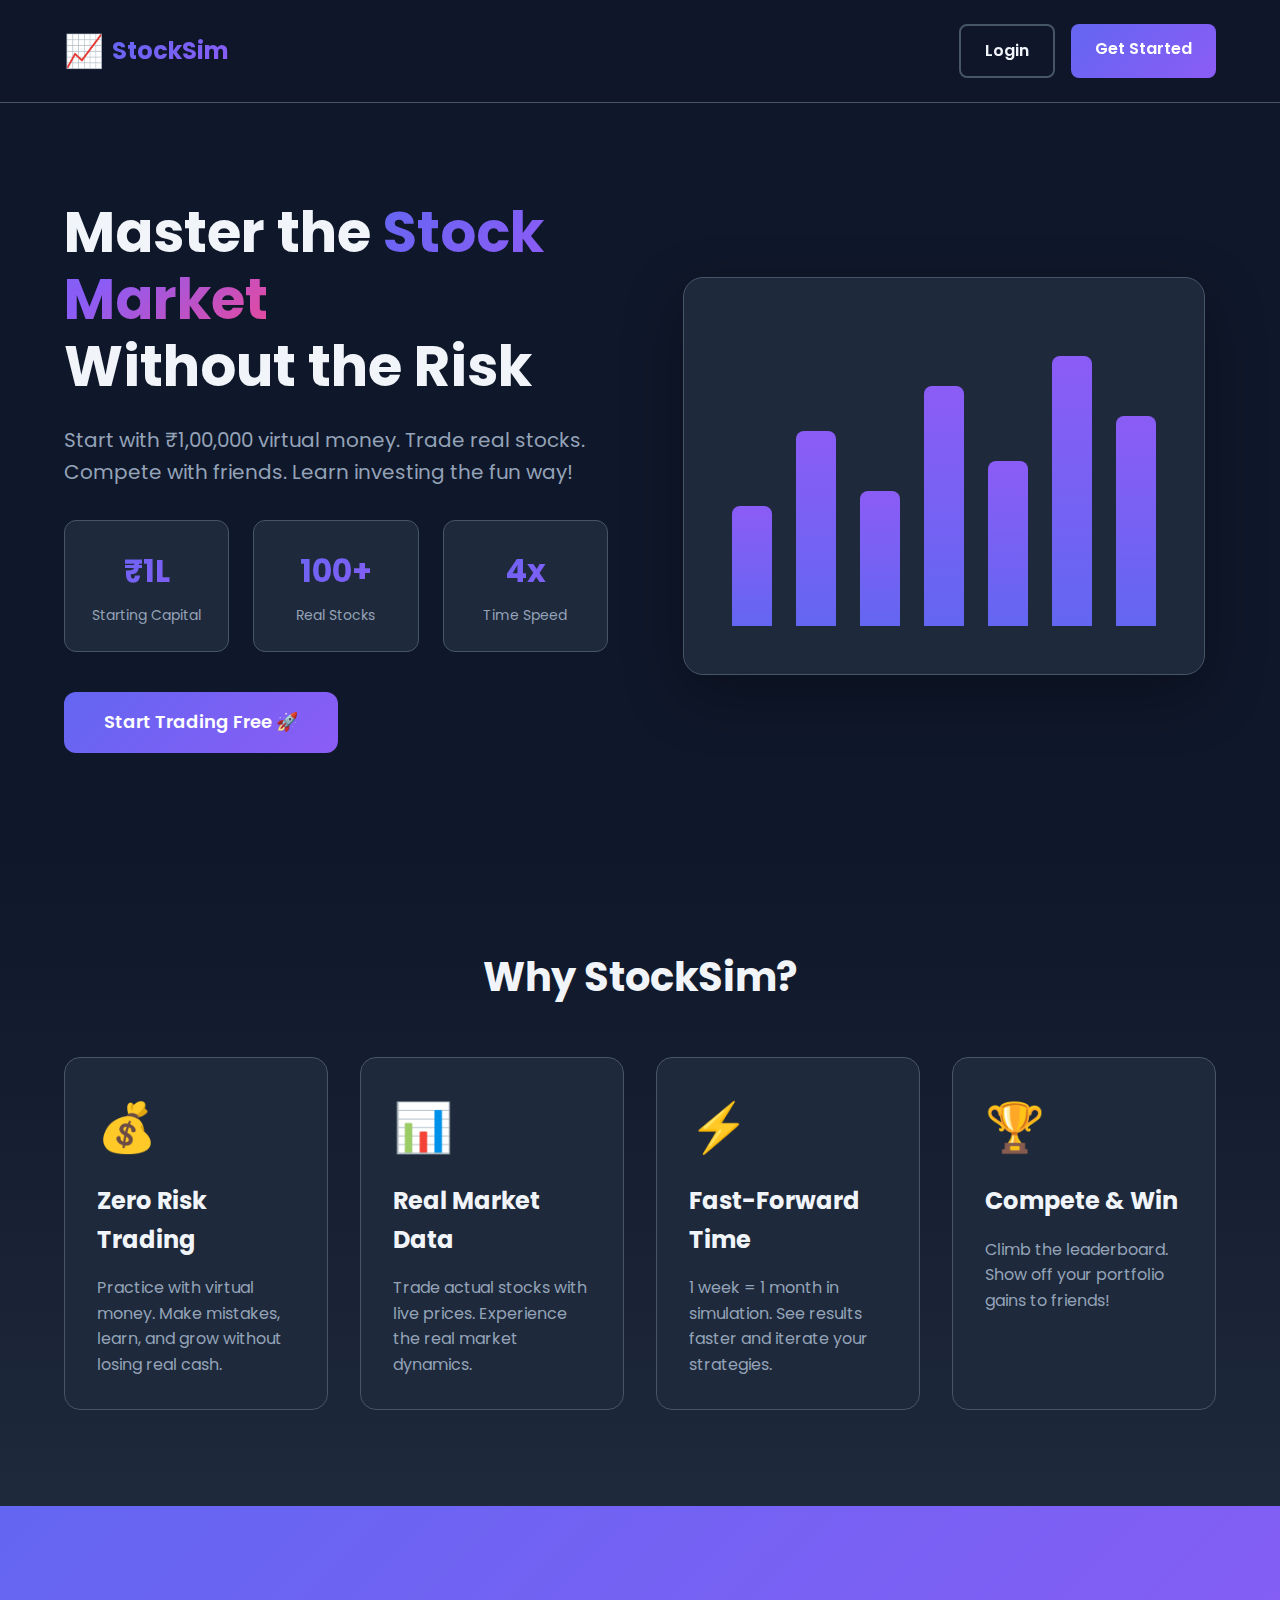
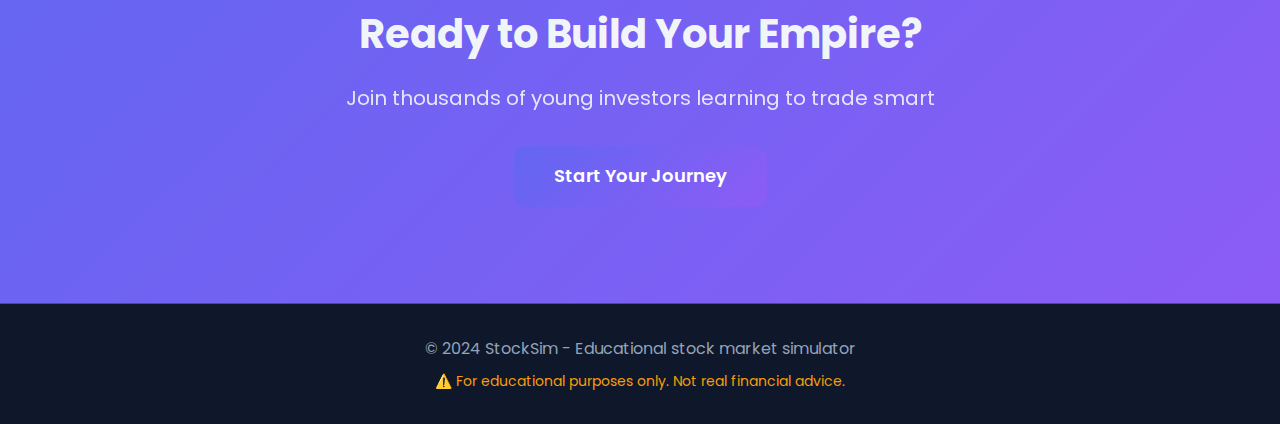
<file: stock-sim/index.html>
<!DOCTYPE html>
<html lang="en">
<head>
    <meta charset="UTF-8">
    <meta name="viewport" content="width=device-width, initial-scale=1.0">
    <title>StockSim - Master the Market</title>
    <link rel="stylesheet" href="styles.css">
    <link rel="preconnect" href="https://fonts.googleapis.com">
    <link rel="preconnect" href="https://fonts.gstatic.com" crossorigin>
    <link href="https://fonts.googleapis.com/css2?family=Poppins:wght@300;400;600;700&display=swap" rel="stylesheet">
</head>
<body>
    <div class="landing-container">
        <nav class="navbar">
            <div class="logo">
                <span class="logo-icon">📈</span>
                <span class="logo-text">StockSim</span>
            </div>
            <div class="nav-links">
                <a href="auth.html" class="btn-secondary">Login</a>
                <a href="auth.html?signup=true" class="btn-primary">Get Started</a>
            </div>
        </nav>

        <section class="hero">
            <div class="hero-content">
                <h1 class="hero-title">
                    Master the <span class="gradient-text">Stock Market</span><br>
                    Without the Risk
                </h1>
                <p class="hero-description">
                    Start with ₹1,00,000 virtual money. Trade real stocks.
                    Compete with friends. Learn investing the fun way!
                </p>
                <div class="hero-stats">
                    <div class="stat-card">
                        <div class="stat-number">₹1L</div>
                        <div class="stat-label">Starting Capital</div>
                    </div>
                    <div class="stat-card">
                        <div class="stat-number">100+</div>
                        <div class="stat-label">Real Stocks</div>
                    </div>
                    <div class="stat-card">
                        <div class="stat-number">4x</div>
                        <div class="stat-label">Time Speed</div>
                    </div>
                </div>
                <a href="auth.html?signup=true" class="cta-button">
                    Start Trading Free 🚀
                </a>
            </div>
            <div class="hero-visual">
                <div class="chart-mockup">
                    <div class="chart-bars">
                        <div class="bar" style="height: 40%"></div>
                        <div class="bar" style="height: 65%"></div>
                        <div class="bar" style="height: 45%"></div>
                        <div class="bar" style="height: 80%"></div>
                        <div class="bar" style="height: 55%"></div>
                        <div class="bar" style="height: 90%"></div>
                        <div class="bar" style="height: 70%"></div>
                    </div>
                </div>
            </div>
        </section>

        <section class="features">
            <h2 class="section-title">Why StockSim?</h2>
            <div class="features-grid">
                <div class="feature-card">
                    <div class="feature-icon">💰</div>
                    <h3>Zero Risk Trading</h3>
                    <p>Practice with virtual money. Make mistakes, learn, and grow without losing real cash.</p>
                </div>
                <div class="feature-card">
                    <div class="feature-icon">📊</div>
                    <h3>Real Market Data</h3>
                    <p>Trade actual stocks with live prices. Experience the real market dynamics.</p>
                </div>
                <div class="feature-card">
                    <div class="feature-icon">⚡</div>
                    <h3>Fast-Forward Time</h3>
                    <p>1 week = 1 month in simulation. See results faster and iterate your strategies.</p>
                </div>
                <div class="feature-card">
                    <div class="feature-icon">🏆</div>
                    <h3>Compete & Win</h3>
                    <p>Climb the leaderboard. Show off your portfolio gains to friends!</p>
                </div>
            </div>
        </section>

        <section class="cta-section">
            <h2>Ready to Build Your Empire?</h2>
            <p>Join thousands of young investors learning to trade smart</p>
            <a href="auth.html?signup=true" class="cta-button">Start Your Journey</a>
        </section>

        <footer>
            <p>© 2024 StockSim - Educational stock market simulator</p>
            <p class="disclaimer">⚠️ For educational purposes only. Not real financial advice.</p>
        </footer>
    </div>
</body>
</html>
</file>
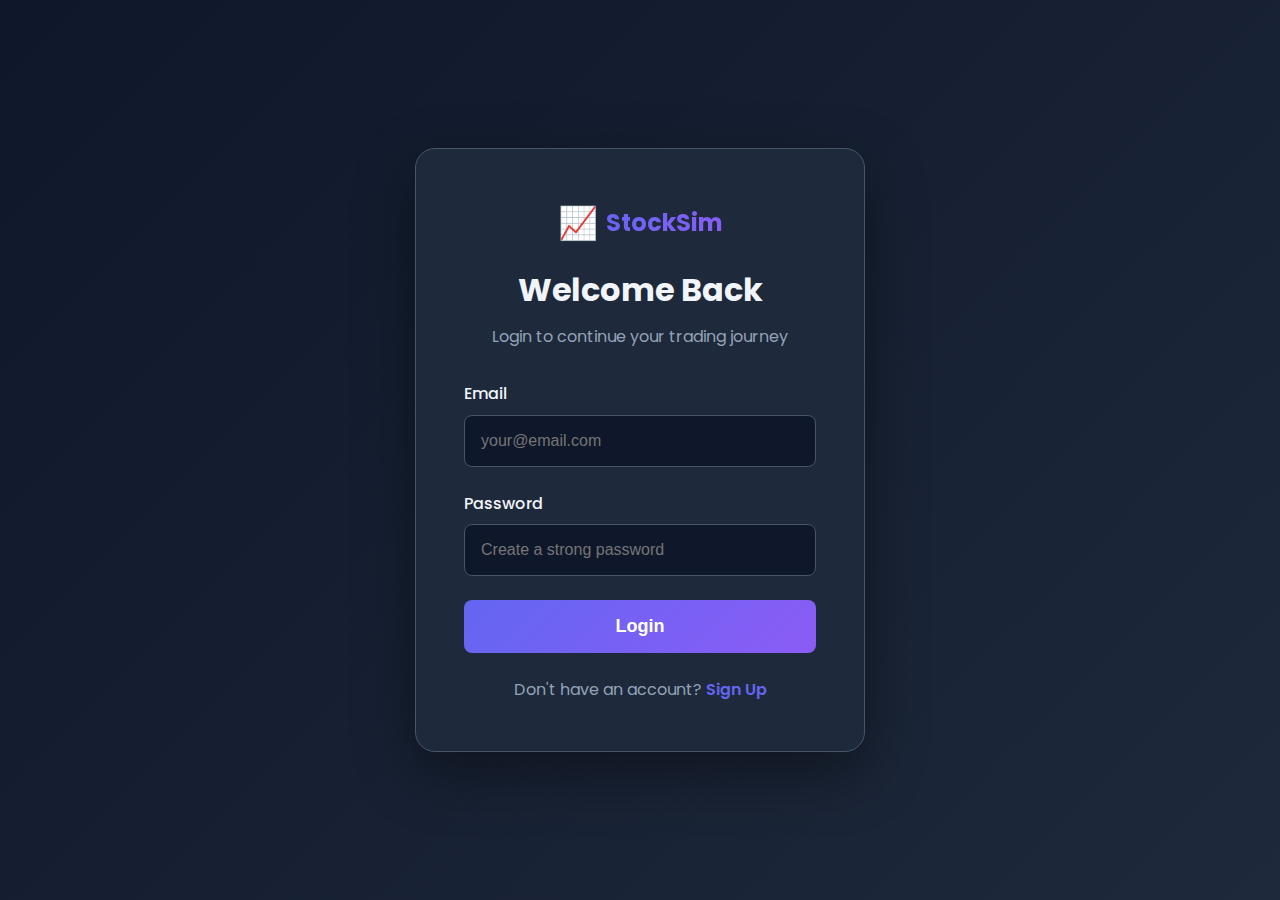
<file: stock-sim/auth.html>
<!DOCTYPE html>
<html lang="en">
<head>
    <meta charset="UTF-8">
    <meta name="viewport" content="width=device-width, initial-scale=1.0">
    <title>Sign Up / Login - StockSim</title>
    <link rel="stylesheet" href="styles.css">
    <link href="https://fonts.googleapis.com/css2?family=Poppins:wght@300;400;600;700&display=swap" rel="stylesheet">
</head>
<body>
    <div class="auth-container">
        <div class="auth-box">
            <div class="auth-header">
                <div class="logo" style="justify-content: center; margin-bottom: 1rem;">
                    <span class="logo-icon">📈</span>
                    <span class="logo-text">StockSim</span>
                </div>
                <h1 id="auth-title">Create Account</h1>
                <p id="auth-subtitle">Start your trading journey with ₹1,00,000</p>
            </div>

            <form id="auth-form" onsubmit="handleAuth(event)">
                <div class="form-group" id="name-group">
                    <label for="name">Full Name</label>
                    <input type="text" id="name" placeholder="Enter your name" required>
                </div>

                <div class="form-group">
                    <label for="email">Email</label>
                    <input type="email" id="email" placeholder="your@email.com" required>
                </div>

                <div class="form-group">
                    <label for="password">Password</label>
                    <input type="password" id="password" placeholder="Create a strong password" required minlength="6">
                </div>

                <div class="form-group" id="confirm-password-group">
                    <label for="confirm-password">Confirm Password</label>
                    <input type="password" id="confirm-password" placeholder="Re-enter password" required minlength="6">
                </div>

                <button type="submit" class="btn-full" id="submit-btn">Start Trading</button>
            </form>

            <div class="auth-footer">
                <p id="switch-text">
                    Already have an account?
                    <a href="#" onclick="toggleAuthMode(event)">Login</a>
                </p>
            </div>
        </div>
    </div>

    <script src="auth.js"></script>
</body>
</html>
</file>
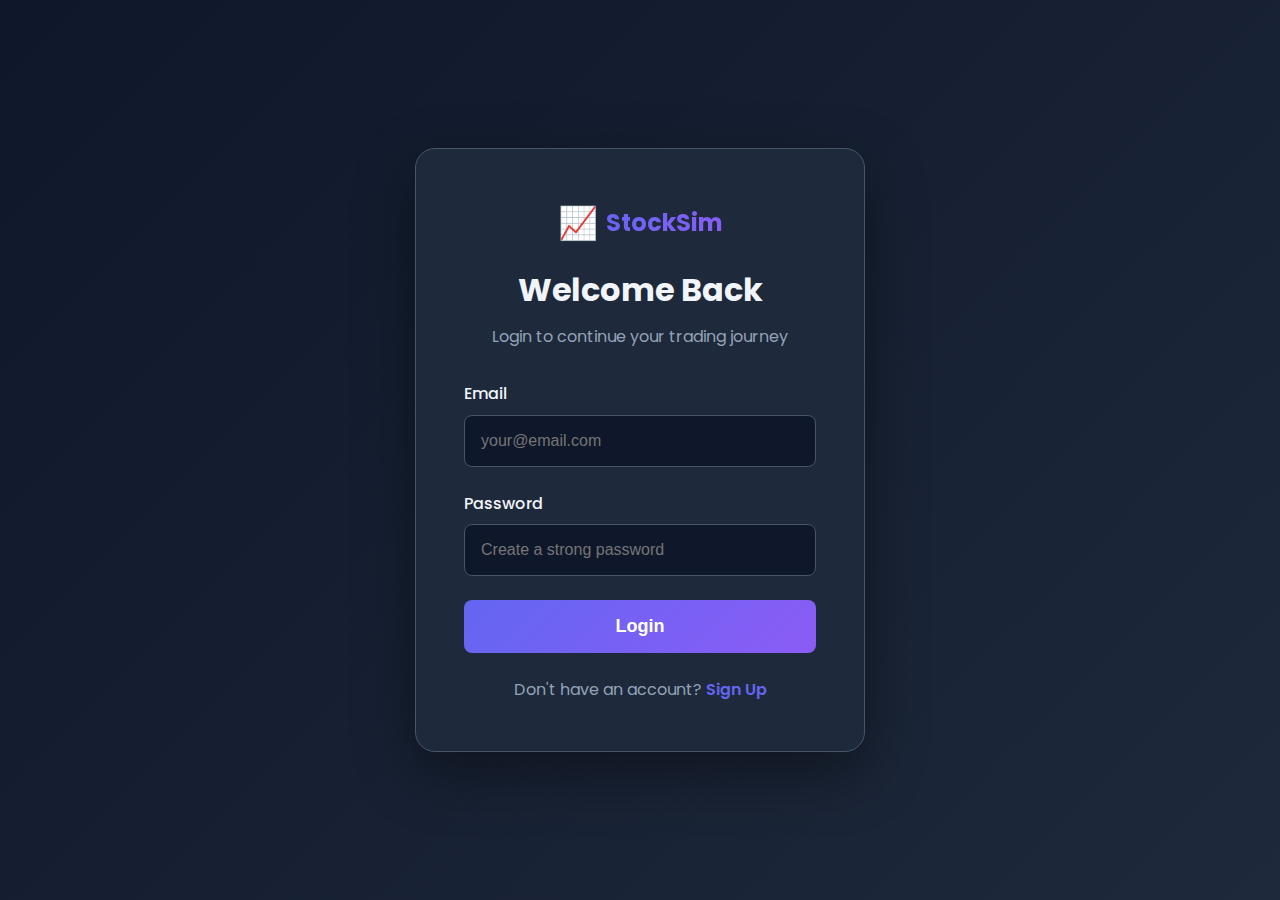
<file: stock-sim/dashboard.html>
<!DOCTYPE html>
<html lang="en">
<head>
    <meta charset="UTF-8">
    <meta name="viewport" content="width=device-width, initial-scale=1.0">
    <title>Dashboard - StockSim</title>
    <link rel="stylesheet" href="styles.css">
    <link href="https://fonts.googleapis.com/css2?family=Poppins:wght@300;400;600;700&display=swap" rel="stylesheet">
</head>
<body>
    <nav class="navbar">
        <div class="logo">
            <span class="logo-icon">📈</span>
            <span class="logo-text">StockSim</span>
        </div>
        <div class="nav-links">
            <a href="dashboard.html" class="btn-secondary" style="border-color: var(--primary); color: var(--primary);">Dashboard</a>
            <a href="market.html" class="btn-secondary">Market</a>
            <a href="leaderboard.html" class="btn-secondary">Leaderboard</a>
            <button class="logout-btn" onclick="logout()">Logout</button>
        </div>
    </nav>

    <div class="dashboard">
        <div class="dashboard-header">
            <div>
                <h1 class="welcome">Welcome back, <span id="user-name">Trader</span>! 👋</h1>
                <p style="color: var(--text-secondary);">Simulation Day: <span id="sim-day">1</span> | Real Time: <span id="sim-time">Week 1</span></p>
            </div>
        </div>

        <div class="portfolio-summary">
            <div class="summary-card">
                <h3>CASH BALANCE</h3>
                <div class="summary-value">₹<span id="cash-balance">1,00,000</span></div>
            </div>
            <div class="summary-card">
                <h3>PORTFOLIO VALUE</h3>
                <div class="summary-value">₹<span id="portfolio-value">0</span></div>
            </div>
            <div class="summary-card">
                <h3>TOTAL WORTH</h3>
                <div class="summary-value">₹<span id="total-worth">1,00,000</span></div>
            </div>
            <div class="summary-card">
                <h3>PROFIT/LOSS</h3>
                <div class="summary-value" id="profit-loss">
                    <span class="positive">+₹0</span>
                    <span style="font-size: 1rem; margin-left: 0.5rem;">(0%)</span>
                </div>
            </div>
        </div>

        <div class="dashboard-grid">
            <div class="holdings-section">
                <div class="section-header">
                    <h2>Your Holdings</h2>
                    <a href="market.html" class="btn-primary" style="padding: 0.5rem 1rem;">+ Buy Stocks</a>
                </div>
                <div id="holdings-container">
                    <p style="color: var(--text-secondary); text-align: center; padding: 2rem;">
                        No holdings yet. Start by buying some stocks!
                    </p>
                </div>
            </div>

            <div class="quick-actions">
                <div class="section-header">
                    <h2>Quick Stats</h2>
                </div>
                <div style="background: var(--background); padding: 1.5rem; border-radius: 8px; margin-bottom: 1rem;">
                    <p style="color: var(--text-secondary); font-size: 0.875rem;">TOTAL TRADES</p>
                    <p style="font-size: 2rem; font-weight: 700;" id="total-trades">0</p>
                </div>
                <div style="background: var(--background); padding: 1.5rem; border-radius: 8px; margin-bottom: 1rem;">
                    <p style="color: var(--text-secondary); font-size: 0.875rem;">STOCKS OWNED</p>
                    <p style="font-size: 2rem; font-weight: 700;" id="stocks-owned">0</p>
                </div>
                <div style="background: var(--background); padding: 1.5rem; border-radius: 8px;">
                    <p style="color: var(--text-secondary); font-size: 0.875rem;">MEMBER SINCE</p>
                    <p style="font-size: 1rem; font-weight: 600;" id="member-since">Today</p>
                </div>
            </div>
        </div>

        <div class="holdings-section" style="margin-top: 2rem;">
            <div class="section-header">
                <h2>Recent Transactions</h2>
            </div>
            <div id="transactions-container">
                <p style="color: var(--text-secondary); text-align: center; padding: 2rem;">
                    No transactions yet.
                </p>
            </div>
        </div>
    </div>

    <script src="stock-data.js"></script>
    <script src="simulation.js"></script>
    <script src="dashboard.js"></script>
</body>
</html>
</file>
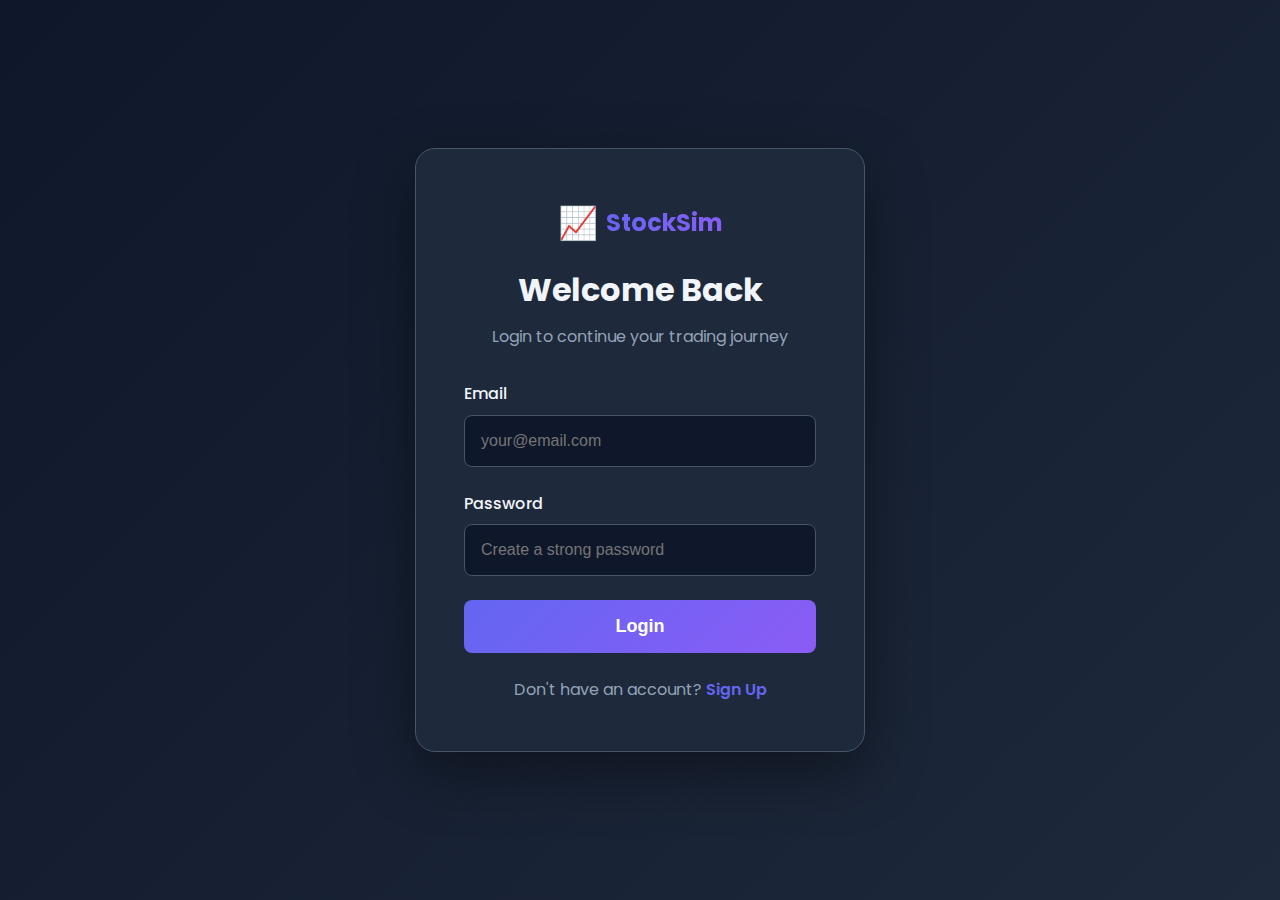
<file: stock-sim/leaderboard.html>
<!DOCTYPE html>
<html lang="en">
<head>
    <meta charset="UTF-8">
    <meta name="viewport" content="width=device-width, initial-scale=1.0">
    <title>Leaderboard - StockSim</title>
    <link rel="stylesheet" href="styles.css">
    <link href="https://fonts.googleapis.com/css2?family=Poppins:wght@300;400;600;700&display=swap" rel="stylesheet">
</head>
<body>
    <nav class="navbar">
        <div class="logo">
            <span class="logo-icon">📈</span>
            <span class="logo-text">StockSim</span>
        </div>
        <div class="nav-links">
            <a href="dashboard.html" class="btn-secondary">Dashboard</a>
            <a href="market.html" class="btn-secondary">Market</a>
            <a href="leaderboard.html" class="btn-secondary" style="border-color: var(--primary); color: var(--primary);">Leaderboard</a>
            <button class="logout-btn" onclick="logout()">Logout</button>
        </div>
    </nav>

    <div class="market-container">
        <div style="text-align: center; margin-bottom: 3rem;">
            <h1 style="font-size: 3rem; margin-bottom: 0.5rem;">🏆 Leaderboard</h1>
            <p style="color: var(--text-secondary); font-size: 1.25rem;">
                Top traders ranked by portfolio value
            </p>
        </div>

        <div style="background: var(--surface); border-radius: 16px; padding: 2rem; border: 1px solid var(--border); margin-bottom: 2rem;">
            <h3 style="margin-bottom: 1rem;">Your Rank</h3>
            <div id="user-rank-card" style="background: linear-gradient(135deg, var(--primary), var(--secondary)); padding: 1.5rem; border-radius: 12px; color: white;">
                <div style="display: flex; justify-content: space-between; align-items: center;">
                    <div>
                        <p style="font-size: 0.875rem; opacity: 0.9;">Rank</p>
                        <p style="font-size: 2rem; font-weight: 700;" id="user-rank">#-</p>
                    </div>
                    <div>
                        <p style="font-size: 0.875rem; opacity: 0.9;">Portfolio Value</p>
                        <p style="font-size: 2rem; font-weight: 700;">₹<span id="user-portfolio-value">0</span></p>
                    </div>
                    <div>
                        <p style="font-size: 0.875rem; opacity: 0.9;">Profit/Loss</p>
                        <p style="font-size: 2rem; font-weight: 700;" id="user-pl">+0%</p>
                    </div>
                </div>
            </div>
        </div>

        <table class="leaderboard-table">
            <thead>
                <tr>
                    <th>Rank</th>
                    <th>Name</th>
                    <th>Portfolio Value</th>
                    <th>Cash Balance</th>
                    <th>Total Worth</th>
                    <th>Profit/Loss</th>
                    <th>Trades</th>
                </tr>
            </thead>
            <tbody id="leaderboard-body">
                <tr>
                    <td colspan="7" style="text-align: center; padding: 2rem; color: var(--text-secondary);">
                        Loading leaderboard...
                    </td>
                </tr>
            </tbody>
        </table>
    </div>

    <script src="stock-data.js"></script>
    <script src="leaderboard.js"></script>
</body>
</html>
</file>
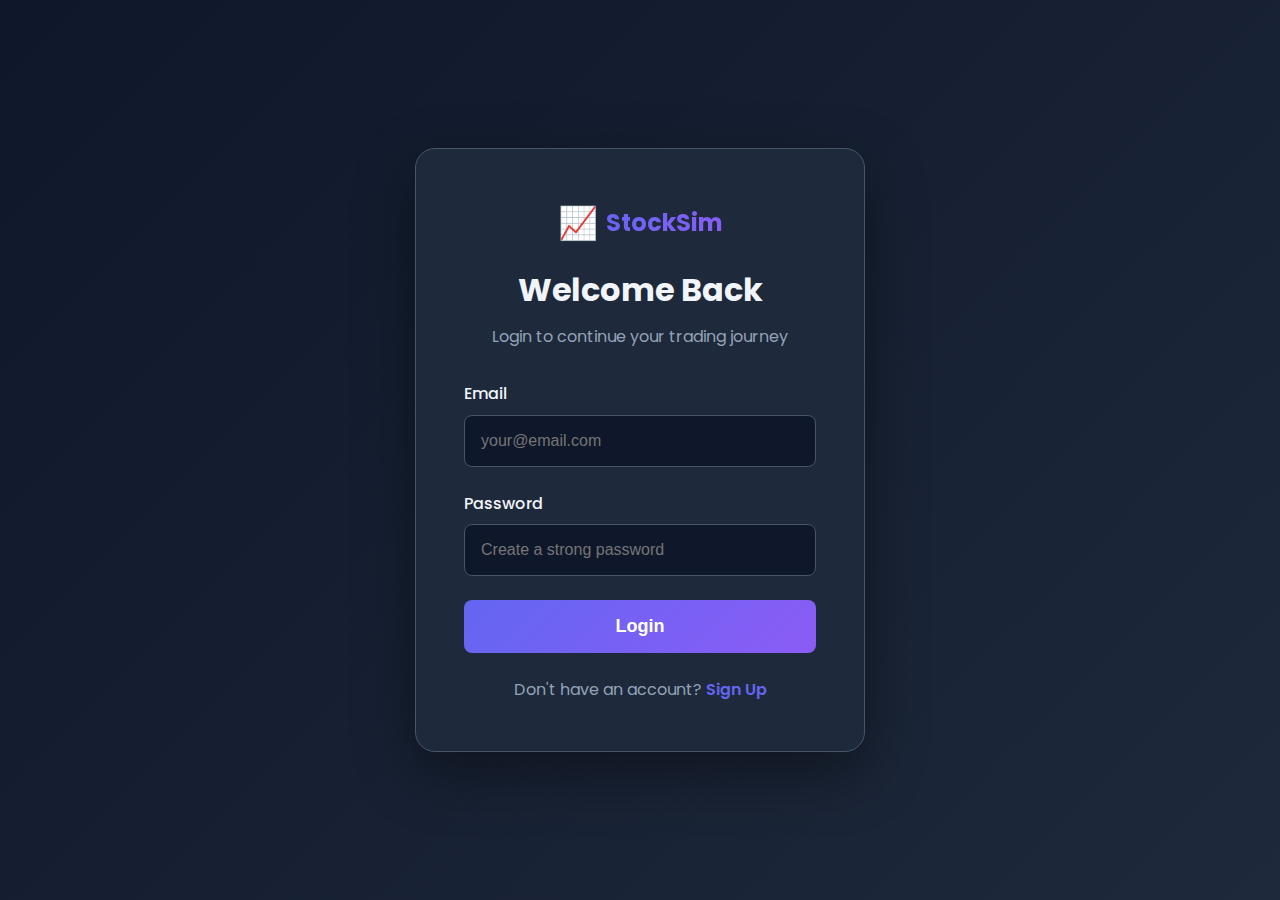
<file: stock-sim/market.html>
<!DOCTYPE html>
<html lang="en">
<head>
    <meta charset="UTF-8">
    <meta name="viewport" content="width=device-width, initial-scale=1.0">
    <title>Market - StockSim</title>
    <link rel="stylesheet" href="styles.css">
    <link href="https://fonts.googleapis.com/css2?family=Poppins:wght@300;400;600;700&display=swap" rel="stylesheet">
</head>
<body>
    <nav class="navbar">
        <div class="logo">
            <span class="logo-icon">📈</span>
            <span class="logo-text">StockSim</span>
        </div>
        <div class="nav-links">
            <a href="dashboard.html" class="btn-secondary">Dashboard</a>
            <a href="market.html" class="btn-secondary" style="border-color: var(--primary); color: var(--primary);">Market</a>
            <a href="leaderboard.html" class="btn-secondary">Leaderboard</a>
            <button class="logout-btn" onclick="logout()">Logout</button>
        </div>
    </nav>

    <div class="market-container">
        <h1 style="font-size: 2.5rem; margin-bottom: 1rem;">Stock Market</h1>
        <p style="color: var(--text-secondary); margin-bottom: 2rem;">
            💰 Cash Balance: ₹<span id="cash-balance">1,00,000</span>
        </p>

        <div class="search-bar">
            <input type="text" id="search-input" placeholder="🔍 Search stocks by name or symbol..." onkeyup="filterStocks()">
        </div>

        <div style="margin-bottom: 2rem;">
            <button class="quick-action-btn" onclick="filterByCategory('all')" style="display: inline-block; width: auto; margin-right: 0.5rem; padding: 0.75rem 1.5rem;">All</button>
            <button class="quick-action-btn" onclick="filterByCategory('tech')" style="display: inline-block; width: auto; margin-right: 0.5rem; padding: 0.75rem 1.5rem;">Tech</button>
            <button class="quick-action-btn" onclick="filterByCategory('finance')" style="display: inline-block; width: auto; margin-right: 0.5rem; padding: 0.75rem 1.5rem;">Finance</button>
            <button class="quick-action-btn" onclick="filterByCategory('auto')" style="display: inline-block; width: auto; margin-right: 0.5rem; padding: 0.75rem 1.5rem;">Auto</button>
            <button class="quick-action-btn" onclick="filterByCategory('pharma')" style="display: inline-block; width: auto; margin-right: 0.5rem; padding: 0.75rem 1.5rem;">Pharma</button>
        </div>

        <div class="stocks-grid" id="stocks-grid">
            <p style="text-align: center; color: var(--text-secondary);">Loading stocks...</p>
        </div>
    </div>

    <!-- Trade Modal -->
    <div id="trade-modal" class="modal">
        <div class="modal-content">
            <div class="modal-header">
                <h2 id="modal-title">Trade Stock</h2>
                <button class="close-modal" onclick="closeModal()">✕</button>
            </div>
            <div id="modal-body">
                <div style="background: var(--background); padding: 1.5rem; border-radius: 8px; margin-bottom: 1.5rem;">
                    <h3 id="stock-name-modal">Stock Name</h3>
                    <p style="color: var(--text-secondary);" id="stock-symbol-modal">SYMBOL</p>
                    <p style="font-size: 2rem; font-weight: 700; margin-top: 1rem;" id="stock-price-modal">₹0</p>
                </div>

                <form class="trade-form" onsubmit="executeTrade(event)">
                    <div class="form-group">
                        <label for="quantity">Quantity</label>
                        <input type="number" id="quantity" min="1" required onkeyup="updateTotal()">
                    </div>

                    <div class="form-group">
                        <label>Total Amount</label>
                        <div style="background: var(--background); padding: 1rem; border-radius: 8px; font-size: 1.5rem; font-weight: 700;">
                            ₹<span id="total-amount">0</span>
                        </div>
                    </div>

                    <div style="display: flex; gap: 1rem;">
                        <button type="submit" class="btn-full" id="trade-submit-btn">Buy</button>
                        <button type="button" class="btn-secondary" onclick="closeModal()" style="width: 100%; padding: 1rem;">Cancel</button>
                    </div>
                </form>
            </div>
        </div>
    </div>

    <script src="stock-data.js"></script>
    <script src="market.js"></script>
</body>
</html>
</file>
<file: stock-sim/styles.css>
* {
    margin: 0;
    padding: 0;
    box-sizing: border-box;
}

:root {
    --primary: #6366f1;
    --primary-dark: #4f46e5;
    --secondary: #8b5cf6;
    --success: #10b981;
    --danger: #ef4444;
    --warning: #f59e0b;
    --background: #0f172a;
    --surface: #1e293b;
    --surface-light: #334155;
    --text: #f1f5f9;
    --text-secondary: #94a3b8;
    --border: #475569;
}

body {
    font-family: 'Poppins', sans-serif;
    background: var(--background);
    color: var(--text);
    line-height: 1.6;
    overflow-x: hidden;
}

/* Landing Page Styles */
.landing-container {
    min-height: 100vh;
}

/* Navbar */
.navbar {
    display: flex;
    justify-content: space-between;
    align-items: center;
    padding: 1.5rem 5%;
    background: rgba(15, 23, 42, 0.8);
    backdrop-filter: blur(10px);
    position: sticky;
    top: 0;
    z-index: 100;
    border-bottom: 1px solid var(--border);
}

.logo {
    display: flex;
    align-items: center;
    gap: 0.5rem;
    font-size: 1.5rem;
    font-weight: 700;
}

.logo-icon {
    font-size: 2rem;
}

.logo-text {
    background: linear-gradient(135deg, var(--primary), var(--secondary));
    -webkit-background-clip: text;
    -webkit-text-fill-color: transparent;
    background-clip: text;
}

.nav-links {
    display: flex;
    gap: 1rem;
}

.btn-primary, .btn-secondary {
    padding: 0.75rem 1.5rem;
    border-radius: 8px;
    text-decoration: none;
    font-weight: 600;
    transition: all 0.3s ease;
    border: none;
    cursor: pointer;
    font-size: 1rem;
}

.btn-primary {
    background: linear-gradient(135deg, var(--primary), var(--secondary));
    color: white;
}

.btn-primary:hover {
    transform: translateY(-2px);
    box-shadow: 0 10px 25px rgba(99, 102, 241, 0.4);
}

.btn-secondary {
    background: transparent;
    color: var(--text);
    border: 2px solid var(--border);
}

.btn-secondary:hover {
    border-color: var(--primary);
    color: var(--primary);
}

/* Hero Section */
.hero {
    display: grid;
    grid-template-columns: 1fr 1fr;
    gap: 4rem;
    padding: 6rem 5%;
    align-items: center;
    min-height: 80vh;
}

.hero-title {
    font-size: 3.5rem;
    font-weight: 700;
    margin-bottom: 1.5rem;
    line-height: 1.2;
}

.gradient-text {
    background: linear-gradient(135deg, var(--primary), var(--secondary), #ec4899);
    -webkit-background-clip: text;
    -webkit-text-fill-color: transparent;
    background-clip: text;
}

.hero-description {
    font-size: 1.25rem;
    color: var(--text-secondary);
    margin-bottom: 2rem;
}

.hero-stats {
    display: grid;
    grid-template-columns: repeat(3, 1fr);
    gap: 1.5rem;
    margin-bottom: 2.5rem;
}

.stat-card {
    background: var(--surface);
    padding: 1.5rem;
    border-radius: 12px;
    border: 1px solid var(--border);
    text-align: center;
}

.stat-number {
    font-size: 2rem;
    font-weight: 700;
    background: linear-gradient(135deg, var(--primary), var(--secondary));
    -webkit-background-clip: text;
    -webkit-text-fill-color: transparent;
    background-clip: text;
}

.stat-label {
    font-size: 0.875rem;
    color: var(--text-secondary);
    margin-top: 0.5rem;
}

.cta-button {
    display: inline-block;
    padding: 1rem 2.5rem;
    background: linear-gradient(135deg, var(--primary), var(--secondary));
    color: white;
    text-decoration: none;
    border-radius: 12px;
    font-size: 1.125rem;
    font-weight: 600;
    transition: all 0.3s ease;
}

.cta-button:hover {
    transform: translateY(-3px);
    box-shadow: 0 15px 35px rgba(99, 102, 241, 0.5);
}

/* Chart Mockup */
.hero-visual {
    display: flex;
    justify-content: center;
    align-items: center;
}

.chart-mockup {
    background: var(--surface);
    padding: 3rem;
    border-radius: 20px;
    border: 1px solid var(--border);
    box-shadow: 0 20px 60px rgba(0, 0, 0, 0.3);
}

.chart-bars {
    display: flex;
    gap: 1.5rem;
    align-items: flex-end;
    height: 300px;
}

.bar {
    width: 40px;
    background: linear-gradient(to top, var(--primary), var(--secondary));
    border-radius: 8px 8px 0 0;
    animation: growBar 1s ease-out;
}

@keyframes growBar {
    from {
        height: 0;
    }
}

/* Features Section */
.features {
    padding: 6rem 5%;
    background: linear-gradient(180deg, var(--background) 0%, var(--surface) 100%);
}

.section-title {
    text-align: center;
    font-size: 2.5rem;
    margin-bottom: 3rem;
}

.features-grid {
    display: grid;
    grid-template-columns: repeat(auto-fit, minmax(250px, 1fr));
    gap: 2rem;
}

.feature-card {
    background: var(--surface);
    padding: 2rem;
    border-radius: 16px;
    border: 1px solid var(--border);
    transition: all 0.3s ease;
}

.feature-card:hover {
    transform: translateY(-5px);
    border-color: var(--primary);
    box-shadow: 0 10px 30px rgba(99, 102, 241, 0.2);
}

.feature-icon {
    font-size: 3rem;
    margin-bottom: 1rem;
}

.feature-card h3 {
    font-size: 1.5rem;
    margin-bottom: 1rem;
    color: var(--text);
}

.feature-card p {
    color: var(--text-secondary);
    font-size: 1rem;
}

/* CTA Section */
.cta-section {
    text-align: center;
    padding: 6rem 5%;
    background: linear-gradient(135deg, var(--primary), var(--secondary));
}

.cta-section h2 {
    font-size: 2.5rem;
    margin-bottom: 1rem;
}

.cta-section p {
    font-size: 1.25rem;
    margin-bottom: 2rem;
    opacity: 0.9;
}

/* Footer */
footer {
    text-align: center;
    padding: 2rem;
    background: var(--background);
    border-top: 1px solid var(--border);
    color: var(--text-secondary);
}

.disclaimer {
    margin-top: 0.5rem;
    font-size: 0.875rem;
    color: var(--warning);
}

/* Responsive Design */
@media (max-width: 768px) {
    .hero {
        grid-template-columns: 1fr;
        padding: 3rem 5%;
        text-align: center;
    }

    .hero-title {
        font-size: 2.5rem;
    }

    .hero-stats {
        grid-template-columns: 1fr;
    }

    .hero-visual {
        display: none;
    }

    .navbar {
        flex-direction: column;
        gap: 1rem;
    }

    .section-title {
        font-size: 2rem;
    }
}

/* Auth Page Styles */
.auth-container {
    min-height: 100vh;
    display: flex;
    justify-content: center;
    align-items: center;
    padding: 2rem;
    background: linear-gradient(135deg, var(--background), var(--surface));
}

.auth-box {
    background: var(--surface);
    padding: 3rem;
    border-radius: 20px;
    border: 1px solid var(--border);
    width: 100%;
    max-width: 450px;
    box-shadow: 0 20px 60px rgba(0, 0, 0, 0.4);
}

.auth-header {
    text-align: center;
    margin-bottom: 2rem;
}

.auth-header h1 {
    font-size: 2rem;
    margin-bottom: 0.5rem;
}

.auth-header p {
    color: var(--text-secondary);
}

.form-group {
    margin-bottom: 1.5rem;
}

.form-group label {
    display: block;
    margin-bottom: 0.5rem;
    color: var(--text);
    font-weight: 500;
}

.form-group input {
    width: 100%;
    padding: 1rem;
    background: var(--background);
    border: 1px solid var(--border);
    border-radius: 8px;
    color: var(--text);
    font-size: 1rem;
    transition: all 0.3s ease;
}

.form-group input:focus {
    outline: none;
    border-color: var(--primary);
    box-shadow: 0 0 0 3px rgba(99, 102, 241, 0.1);
}

.btn-full {
    width: 100%;
    padding: 1rem;
    background: linear-gradient(135deg, var(--primary), var(--secondary));
    color: white;
    border: none;
    border-radius: 8px;
    font-size: 1.125rem;
    font-weight: 600;
    cursor: pointer;
    transition: all 0.3s ease;
}

.btn-full:hover {
    transform: translateY(-2px);
    box-shadow: 0 10px 25px rgba(99, 102, 241, 0.4);
}

.auth-footer {
    text-align: center;
    margin-top: 1.5rem;
    color: var(--text-secondary);
}

.auth-footer a {
    color: var(--primary);
    text-decoration: none;
    font-weight: 600;
}

.auth-footer a:hover {
    text-decoration: underline;
}

/* Dashboard Styles */
.dashboard {
    min-height: 100vh;
    padding: 2rem 5%;
}

.dashboard-header {
    display: flex;
    justify-content: space-between;
    align-items: center;
    margin-bottom: 2rem;
    padding-bottom: 1rem;
    border-bottom: 1px solid var(--border);
}

.welcome {
    font-size: 2rem;
    font-weight: 700;
}

.user-info {
    display: flex;
    gap: 1rem;
    align-items: center;
}

.logout-btn {
    padding: 0.5rem 1.5rem;
    background: transparent;
    border: 1px solid var(--border);
    color: var(--text);
    border-radius: 8px;
    cursor: pointer;
    transition: all 0.3s ease;
}

.logout-btn:hover {
    border-color: var(--danger);
    color: var(--danger);
}

.portfolio-summary {
    display: grid;
    grid-template-columns: repeat(auto-fit, minmax(250px, 1fr));
    gap: 1.5rem;
    margin-bottom: 2rem;
}

.summary-card {
    background: var(--surface);
    padding: 2rem;
    border-radius: 12px;
    border: 1px solid var(--border);
}

.summary-card h3 {
    color: var(--text-secondary);
    font-size: 0.875rem;
    font-weight: 500;
    margin-bottom: 0.5rem;
}

.summary-value {
    font-size: 2rem;
    font-weight: 700;
}

.positive {
    color: var(--success);
}

.negative {
    color: var(--danger);
}

.dashboard-grid {
    display: grid;
    grid-template-columns: 2fr 1fr;
    gap: 2rem;
}

.holdings-section, .quick-actions {
    background: var(--surface);
    padding: 2rem;
    border-radius: 12px;
    border: 1px solid var(--border);
}

.section-header {
    font-size: 1.5rem;
    margin-bottom: 1.5rem;
    display: flex;
    justify-content: space-between;
    align-items: center;
}

.holdings-table {
    width: 100%;
    border-collapse: collapse;
}

.holdings-table th {
    text-align: left;
    padding: 1rem;
    color: var(--text-secondary);
    font-weight: 600;
    border-bottom: 1px solid var(--border);
}

.holdings-table td {
    padding: 1rem;
    border-bottom: 1px solid var(--border);
}

.stock-symbol {
    font-weight: 600;
    color: var(--primary);
}

.quick-action-btn {
    width: 100%;
    padding: 1rem;
    margin-bottom: 1rem;
    background: var(--background);
    border: 1px solid var(--border);
    color: var(--text);
    border-radius: 8px;
    cursor: pointer;
    transition: all 0.3s ease;
    font-size: 1rem;
}

.quick-action-btn:hover {
    border-color: var(--primary);
    background: var(--surface-light);
}

/* Market Page Styles */
.market-container {
    padding: 2rem 5%;
}

.search-bar {
    margin-bottom: 2rem;
}

.search-bar input {
    width: 100%;
    padding: 1rem;
    background: var(--surface);
    border: 1px solid var(--border);
    border-radius: 8px;
    color: var(--text);
    font-size: 1rem;
}

.stocks-grid {
    display: grid;
    grid-template-columns: repeat(auto-fill, minmax(300px, 1fr));
    gap: 1.5rem;
}

.stock-card {
    background: var(--surface);
    padding: 1.5rem;
    border-radius: 12px;
    border: 1px solid var(--border);
    transition: all 0.3s ease;
}

.stock-card:hover {
    transform: translateY(-3px);
    border-color: var(--primary);
}

.stock-header {
    display: flex;
    justify-content: space-between;
    align-items: start;
    margin-bottom: 1rem;
}

.stock-name {
    font-size: 1.25rem;
    font-weight: 600;
}

.stock-price {
    font-size: 1.5rem;
    font-weight: 700;
}

.stock-change {
    font-size: 0.875rem;
    margin-top: 0.25rem;
}

.trade-btn {
    width: 100%;
    padding: 0.75rem;
    margin-top: 1rem;
    background: linear-gradient(135deg, var(--primary), var(--secondary));
    color: white;
    border: none;
    border-radius: 8px;
    cursor: pointer;
    transition: all 0.3s ease;
}

.trade-btn:hover {
    transform: translateY(-2px);
    box-shadow: 0 5px 15px rgba(99, 102, 241, 0.4);
}

/* Modal Styles */
.modal {
    display: none;
    position: fixed;
    top: 0;
    left: 0;
    width: 100%;
    height: 100%;
    background: rgba(0, 0, 0, 0.8);
    z-index: 1000;
    justify-content: center;
    align-items: center;
}

.modal.active {
    display: flex;
}

.modal-content {
    background: var(--surface);
    padding: 2rem;
    border-radius: 16px;
    width: 90%;
    max-width: 500px;
    border: 1px solid var(--border);
}

.modal-header {
    display: flex;
    justify-content: space-between;
    align-items: center;
    margin-bottom: 1.5rem;
}

.close-modal {
    background: none;
    border: none;
    color: var(--text);
    font-size: 1.5rem;
    cursor: pointer;
}

.trade-form {
    display: flex;
    flex-direction: column;
    gap: 1rem;
}

/* Leaderboard Styles */
.leaderboard-table {
    width: 100%;
    background: var(--surface);
    border-radius: 12px;
    overflow: hidden;
}

.leaderboard-table th,
.leaderboard-table td {
    padding: 1.5rem;
    text-align: left;
}

.leaderboard-table th {
    background: var(--background);
    color: var(--text-secondary);
    font-weight: 600;
}

.leaderboard-table tr {
    border-bottom: 1px solid var(--border);
}

.rank-badge {
    display: inline-block;
    width: 35px;
    height: 35px;
    background: linear-gradient(135deg, var(--primary), var(--secondary));
    color: white;
    border-radius: 50%;
    text-align: center;
    line-height: 35px;
    font-weight: 700;
}

.rank-badge.gold {
    background: linear-gradient(135deg, #ffd700, #ffed4e);
    color: #000;
}

.rank-badge.silver {
    background: linear-gradient(135deg, #c0c0c0, #e8e8e8);
    color: #000;
}

.rank-badge.bronze {
    background: linear-gradient(135deg, #cd7f32, #f4a460);
    color: #000;
}
</file>
